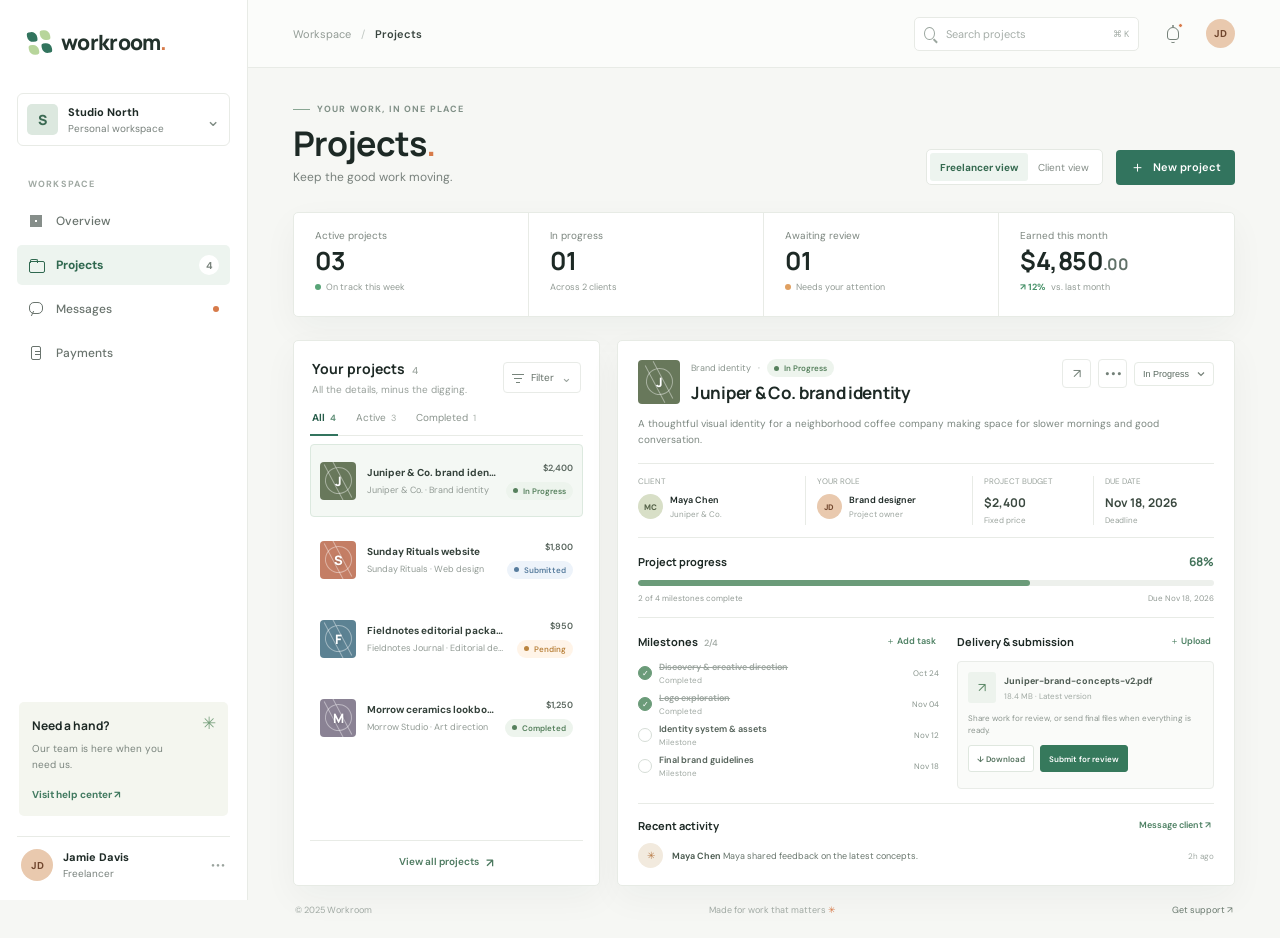
<file: index.html>
<!doctype html>
<html lang="en">
  <head>
    <meta charset="UTF-8" />
    <meta name="viewport" content="width=device-width, initial-scale=1.0" />
    <meta name="theme-color" content="#f6f7f4" />
    <title>Workroom — Projects</title>
    <link rel="preconnect" href="https://fonts.googleapis.com" />
    <link rel="preconnect" href="https://fonts.gstatic.com" crossorigin />
    <link href="https://fonts.googleapis.com/css2?family=DM+Sans:wght@400;500;600;700&family=Manrope:wght@400;500;600;700;800&display=swap" rel="stylesheet" />
    <link rel="stylesheet" href="styles.css" />
    <script src="app.js" defer></script>
  </head>
  <body>
    <div class="app-shell">
      <aside class="sidebar" aria-label="Main navigation">
        <a class="brand" href="#projects" aria-label="Workroom home">
          <span class="brand-mark" aria-hidden="true"><i></i><i></i><i></i><i></i></span>
          <span>workroom<span class="brand-period">.</span></span>
        </a>

        <div class="workspace-switcher">
          <span class="workspace-avatar">S</span>
          <span class="workspace-copy"><strong>Studio North</strong><small>Personal workspace</small></span>
          <span class="switch-chevron" aria-hidden="true">⌄</span>
        </div>

        <p class="nav-label">WORKSPACE</p>
        <nav class="main-nav">
          <a class="nav-link" href="#projects"><span class="nav-icon icon-grid" aria-hidden="true"></span>Overview</a>
          <a class="nav-link active" href="#projects" aria-current="page"><span class="nav-icon icon-folder" aria-hidden="true"></span>Projects<span class="nav-count">4</span></a>
          <a class="nav-link" href="messages.html"><span class="nav-icon icon-chat" aria-hidden="true"></span>Messages<span class="unread-dot"></span></a>
          <a class="nav-link" href="#delivery"><span class="nav-icon icon-receipt" aria-hidden="true"></span>Payments</a>
        </nav>

        <div class="sidebar-bottom">
          <div class="help-card">
            <span class="help-spark" aria-hidden="true">✳</span>
            <strong>Need a hand?</strong>
            <p>Our team is here when you need us.</p>
            <a href="mailto:help@workroom.example">Visit help center <span aria-hidden="true">↗</span></a>
          </div>
          <button class="profile-button" type="button" aria-label="Account settings">
            <span class="avatar avatar-you">JD</span>
            <span class="profile-copy"><strong>Jamie Davis</strong><small>Freelancer</small></span>
            <span class="profile-more" aria-hidden="true">•••</span>
          </button>
        </div>
      </aside>

      <main class="main-content">
        <header class="topbar">
          <div class="breadcrumbs"><span>Workspace</span><span class="crumb-slash">/</span><strong>Projects</strong></div>
          <div class="topbar-actions">
            <label class="search-box"><span class="search-icon" aria-hidden="true"></span><input id="project-search" type="search" placeholder="Search projects" aria-label="Search projects" /><kbd>⌘ K</kbd></label>
            <a class="icon-button notification-button" href="messages.html?notifications=1" aria-label="Open notifications"><span class="bell-icon" aria-hidden="true"></span><i></i></a>
            <span class="avatar avatar-you top-avatar" aria-label="Jamie Davis">JD</span>
          </div>
        </header>

        <div class="page-wrap" id="projects">
          <section class="page-heading">
            <div>
              <p class="eyebrow"><span class="eyebrow-line"></span>YOUR WORK, IN ONE PLACE</p>
              <h1>Projects<span class="heading-period">.</span></h1>
              <p class="page-subtitle">Keep the good work moving.</p>
            </div>
            <div class="heading-tools">
              <div class="role-switch" role="group" aria-label="Choose project perspective">
                <button class="role-option active" type="button" data-role="freelancer" aria-pressed="true">Freelancer view</button>
                <button class="role-option" type="button" data-role="client" aria-pressed="false">Client view</button>
              </div>
              <button class="button button-primary" id="new-project-button" type="button"><span aria-hidden="true">＋</span> New project</button>
            </div>
          </section>

          <section class="stats-row" aria-label="Project summary">
            <article class="stat-item"><span class="stat-label">Active projects</span><strong id="active-count">03</strong><span class="stat-note"><span class="stat-bullet green-bullet"></span>On track this week</span></article>
            <article class="stat-item"><span class="stat-label">In progress</span><strong id="progress-count">02</strong><span class="stat-note">Across 2 clients</span></article>
            <article class="stat-item"><span class="stat-label">Awaiting review</span><strong id="review-count">01</strong><span class="stat-note"><span class="stat-bullet orange-bullet"></span>Needs your attention</span></article>
            <article class="stat-item stat-earnings"><span class="stat-label">Earned this month</span><strong>$4,850<span class="stat-currency">.00</span></strong><span class="stat-note"><span class="trend-up">↗ 12%</span> vs. last month</span></article>
          </section>

          <section class="project-area" aria-label="Your projects">
            <div class="project-list-panel">
              <div class="list-heading">
                <div><h2>Your projects <span class="heading-count" id="visible-count">4</span></h2><p>All the details, minus the digging.</p></div>
                <button class="filter-button" id="filter-button" type="button" aria-label="Filter projects"><span class="filter-icon" aria-hidden="true"></span><span>Filter</span><span class="filter-chevron" aria-hidden="true">⌄</span></button>
              </div>
              <div class="project-tabs" role="tablist" aria-label="Filter projects by status">
                <button class="project-tab active" type="button" data-filter="all" role="tab" aria-selected="true">All <span>4</span></button>
                <button class="project-tab" type="button" data-filter="active" role="tab" aria-selected="false">Active <span>3</span></button>
                <button class="project-tab" type="button" data-filter="completed" role="tab" aria-selected="false">Completed <span>1</span></button>
              </div>
              <div class="project-list" id="project-list" role="list"></div>
              <div class="empty-state" id="empty-state" hidden>No projects match that search.</div>
              <button class="all-projects-link" type="button" id="show-all-projects">View all projects <span aria-hidden="true">↗</span></button>
            </div>

            <section class="detail-panel" id="project-detail" aria-live="polite" aria-label="Selected project details"></section>
          </section>

          <footer class="page-footer"><span>© 2025 Workroom</span><span>Made for work that matters <span class="footer-star">✳</span></span><a href="mailto:help@workroom.example">Get support <span aria-hidden="true">↗</span></a></footer>
        </div>
      </main>
    </div>

    <dialog class="project-dialog" id="new-project-dialog" aria-labelledby="dialog-title">
      <form method="dialog" id="new-project-form">
        <div class="dialog-heading"><div><p class="eyebrow">A FRESH START</p><h2 id="dialog-title">Create a project</h2></div><button class="dialog-close" type="button" aria-label="Close dialog">×</button></div>
        <label class="form-field">Project name<input name="name" required maxlength="60" placeholder="e.g. Brand identity refresh" /></label>
        <div class="form-row"><label class="form-field">Client name<input name="client" required maxlength="40" placeholder="Client name" /></label><label class="form-field">Budget<input name="budget" required type="number" min="1" placeholder="1200" /></label></div>
        <label class="form-field">Deadline<input name="deadline" required type="date" /></label>
        <div class="dialog-actions"><button class="button button-quiet dialog-cancel" type="button">Cancel</button><button class="button button-primary" type="submit">Create project <span aria-hidden="true">↗</span></button></div>
      </form>
    </dialog>

    <div class="toast" id="toast" role="status" aria-live="polite"></div>
  </body>
</html>
</file>
<file: styles.css>
:root {
  color-scheme: light;
  --paper: #f6f7f4;
  --white: #ffffff;
  --ink: #1d2925;
  --muted: #78817c;
  --line: #e8ebe6;
  --green: #32745e;
  --green-dark: #285d4b;
  --green-light: #e8f3ed;
  --lime: #d7ed9f;
  --orange: #d77b4a;
  --orange-light: #fff1e8;
  --blue: #6387a0;
  --shadow: 0 12px 35px rgba(28, 43, 35, .045);
  font-family: "DM Sans", "Segoe UI", sans-serif;
  font-synthesis: none;
  text-rendering: optimizeLegibility;
}

* { box-sizing: border-box; }
body { margin: 0; min-width: 320px; background: var(--paper); color: var(--ink); font-size: 13px; }
button, input { font: inherit; }
button { color: inherit; }
a { color: inherit; text-decoration: none; }
button:focus-visible, a:focus-visible, input:focus-visible { outline: 3px solid rgba(50, 116, 94, .25); outline-offset: 3px; }
.app-shell { min-height: 100vh; display: grid; grid-template-columns: 248px minmax(0, 1fr); }
.sidebar { position: sticky; top: 0; height: 100vh; min-height: 660px; background: #fff; border-right: 1px solid var(--line); padding: 28px 17px 17px; display: flex; flex-direction: column; z-index: 4; }
.brand { display: flex; align-items: center; gap: 10px; padding: 0 11px; color: #23322c; font-family: "Manrope", sans-serif; font-size: 21px; font-weight: 800; letter-spacing: -.7px; }
.brand-period, .heading-period { color: var(--orange); }
.brand-mark { width: 23px; height: 23px; display: grid; grid-template-columns: repeat(2, 1fr); gap: 3px; transform: rotate(-8deg); }
.brand-mark i { background: var(--green); border-radius: 2px 6px 2px 6px; }
.brand-mark i:nth-child(2), .brand-mark i:nth-child(3) { background: #b7d59b; }
.workspace-switcher { display: flex; align-items: center; gap: 10px; margin: 37px 0 32px; padding: 10px 9px; border: 1px solid var(--line); border-radius: 6px; }
.workspace-avatar { width: 31px; height: 31px; display: grid; place-items: center; border-radius: 5px; background: #dce8df; color: #3a6952; font-family: "Manrope", sans-serif; font-size: 14px; font-weight: 800; }
.workspace-copy, .profile-copy { display: grid; gap: 3px; min-width: 0; flex: 1; }
.workspace-copy strong, .profile-copy strong { font-size: 11px; font-weight: 700; }
.workspace-copy small, .profile-copy small { color: var(--muted); font-size: 10px; }
.switch-chevron { color: #7e8b83; font-size: 17px; }
.nav-label { margin: 0 11px 11px; color: #a0a9a3; font-size: 9px; font-weight: 700; letter-spacing: 1.15px; }
.main-nav { display: grid; gap: 4px; }
.nav-link { min-height: 40px; display: flex; align-items: center; gap: 12px; padding: 0 11px; border-radius: 5px; color: #69736d; font-size: 12px; font-weight: 500; transition: background .18s, color .18s; }
.nav-link:hover { background: #f6f8f5; color: var(--ink); }
.nav-link.active { background: #edf4ef; color: #2f684f; font-weight: 700; }
.nav-icon { position: relative; width: 16px; height: 16px; flex: 0 0 16px; color: currentColor; }
.icon-grid::before { content: ""; position: absolute; inset: 2px; background: linear-gradient(90deg, currentColor 42%, transparent 42% 56%, currentColor 56%), linear-gradient(currentColor 42%, transparent 42% 56%, currentColor 56%); opacity: .8; }
.icon-folder::before { content: ""; position: absolute; left: 1px; top: 4px; width: 14px; height: 10px; border: 1.4px solid currentColor; border-radius: 2px; }
.icon-folder::after { content: ""; position: absolute; left: 2px; top: 2px; width: 6px; height: 3px; border: 1.4px solid currentColor; border-bottom: 0; border-radius: 2px 2px 0 0; }
.icon-chat::before { content: ""; position: absolute; inset: 1px 1px 3px; border: 1.4px solid currentColor; border-radius: 5px; }
.icon-chat::after { content: ""; position: absolute; bottom: 1px; left: 4px; width: 5px; height: 5px; border-left: 1.4px solid currentColor; transform: skew(-25deg); }
.icon-receipt::before { content: ""; position: absolute; inset: 1px 3px; border: 1.4px solid currentColor; border-radius: 2px; background: linear-gradient(currentColor, currentColor) 3px 4px/6px 1px no-repeat, linear-gradient(currentColor, currentColor) 3px 7px/6px 1px no-repeat; }
.nav-count { margin-left: auto; display: grid; place-items: center; width: 20px; height: 20px; border-radius: 20px; background: #fff; color: #78827b; font-size: 10px; }
.unread-dot { width: 6px; height: 6px; margin-left: auto; border-radius: 50%; background: var(--orange); }
.sidebar-bottom { margin-top: auto; }
.help-card { position: relative; padding: 15px 13px 14px; margin: 0 2px 20px; overflow: hidden; border-radius: 5px; background: #f4f6ef; }
.help-spark { position: absolute; top: 10px; right: 12px; color: #78a07d; font-size: 17px; }
.help-card strong { font-family: "Manrope", sans-serif; font-size: 12px; }
.help-card p { margin: 7px 0 12px; max-width: 150px; color: #7b857e; font-size: 10px; line-height: 1.6; }
.help-card a { color: #427a60; font-size: 10px; font-weight: 700; }
.profile-button { width: 100%; display: flex; align-items: center; gap: 10px; padding: 12px 4px 2px; border: 0; border-top: 1px solid var(--line); background: transparent; text-align: left; cursor: pointer; }
.avatar { width: 32px; height: 32px; display: inline-grid; flex: 0 0 auto; place-items: center; border-radius: 50%; font-size: 10px; font-weight: 700; }
.avatar-you { background: #e9c9ae; color: #70462d; }
.profile-more { color: #9aa39d; font-size: 11px; letter-spacing: 1px; }
.main-content { min-width: 0; }
.topbar { height: 68px; display: flex; align-items: center; justify-content: space-between; padding: 0 45px; border-bottom: 1px solid var(--line); background: rgba(255,255,255,.62); }
.breadcrumbs { display: flex; gap: 10px; align-items: center; color: #929b95; font-size: 11px; }
.breadcrumbs strong { color: #39453f; font-weight: 600; }
.crumb-slash { color: #c1c8c3; }
.topbar-actions { display: flex; align-items: center; gap: 19px; }
.search-box { height: 34px; width: 225px; display: flex; align-items: center; gap: 9px; padding: 0 9px; border: 1px solid #e7eae5; border-radius: 5px; background: #fff; }
.search-icon { position: relative; width: 13px; height: 13px; border: 1.5px solid #9ba69f; border-radius: 50%; }
.search-icon::after { content: ""; position: absolute; width: 5px; height: 1.5px; right: -4px; bottom: -2px; background: #9ba69f; transform: rotate(45deg); }
.search-box input { width: 100%; min-width: 0; border: 0; outline: 0; color: var(--ink); background: transparent; font-size: 11px; }
.search-box input::placeholder { color: #a6aea9; }
kbd { color: #a3aca6; font-family: inherit; font-size: 9px; white-space: nowrap; }
.icon-button { position: relative; width: 29px; height: 29px; display: grid; place-items: center; border: 0; background: transparent; cursor: pointer; }
.bell-icon { position: relative; width: 12px; height: 13px; border: 1.4px solid #758179; border-radius: 8px 8px 4px 4px; }
.bell-icon::before { content: ""; position: absolute; bottom: -4px; left: 3px; width: 4px; height: 2px; border-bottom: 1.3px solid #758179; border-radius: 50%; }
.bell-icon::after { content: ""; position: absolute; top: -3px; left: 4px; width: 2px; height: 2px; border-radius: 50%; background: #758179; }
.notification-button i { position: absolute; top: 4px; right: 4px; width: 5px; height: 5px; border: 1px solid #fff; border-radius: 50%; background: var(--orange); }
.top-avatar { width: 29px; height: 29px; }
.page-wrap { max-width: 1450px; margin: 0 auto; padding: 35px 45px 22px; }
.page-heading { display: flex; align-items: flex-end; justify-content: space-between; gap: 24px; margin-bottom: 27px; }
.eyebrow { display: flex; align-items: center; gap: 7px; margin: 0 0 10px; color: #809087; font-size: 9px; font-weight: 700; letter-spacing: 1.15px; }
.eyebrow-line { width: 17px; height: 1px; background: #89a693; }
h1, h2, h3, p { margin-top: 0; }
h1 { margin: 0; font-family: "Manrope", sans-serif; font-size: 34px; line-height: 1.1; font-weight: 700; letter-spacing: -.9px; }
.page-subtitle { margin: 7px 0 0; color: var(--muted); font-size: 12px; }
.heading-tools { display: flex; align-items: center; gap: 13px; }
.role-switch { display: flex; padding: 3px; border: 1px solid #e5e9e3; border-radius: 5px; background: #fff; }
.role-option { height: 28px; padding: 0 10px; border: 0; border-radius: 3px; background: transparent; color: #828b85; font-size: 10px; cursor: pointer; }
.role-option.active { background: #edf4ef; color: #34694f; font-weight: 700; }
.button { min-height: 35px; display: inline-flex; align-items: center; justify-content: center; gap: 8px; padding: 0 13px; border: 1px solid transparent; border-radius: 4px; font-size: 11px; font-weight: 600; cursor: pointer; transition: transform .16s, background .16s; }
.button:hover { transform: translateY(-1px); }
.button-primary { background: var(--green); color: #fff; }
.button-primary:hover { background: var(--green-dark); }
.button-primary > span { font-size: 15px; font-weight: 400; }
.stats-row { display: grid; grid-template-columns: repeat(4, minmax(0, 1fr)); margin-bottom: 23px; border: 1px solid #e7ebe5; border-radius: 5px; background: #fff; box-shadow: var(--shadow); }
.stat-item { min-height: 103px; padding: 16px 21px 13px; border-right: 1px solid var(--line); }
.stat-item:last-child { border-right: 0; }
.stat-label { display: block; color: #7c867f; font-size: 10px; }
.stat-item > strong { display: block; margin-top: 5px; font-family: "Manrope", sans-serif; font-size: 25px; line-height: 1.15; font-weight: 700; letter-spacing: -.4px; }
.stat-currency { font-size: 16px; color: #617168; }
.stat-note { display: flex; align-items: center; gap: 5px; margin-top: 5px; color: #929b95; font-size: 9px; }
.stat-bullet { width: 6px; height: 6px; border-radius: 50%; }
.green-bullet { background: #58a477; }
.orange-bullet { background: #e0a061; }
.trend-up { color: #4a936b; font-weight: 700; }
.project-area { display: grid; grid-template-columns: minmax(280px, .82fr) minmax(490px, 1.65fr); align-items: stretch; gap: 17px; }
.project-list-panel, .detail-panel { min-width: 0; border: 1px solid #e7ebe5; border-radius: 5px; background: #fff; box-shadow: var(--shadow); }
.project-list-panel { display: flex; flex-direction: column; padding: 18px 16px 11px; }
.list-heading { display: flex; align-items: center; justify-content: space-between; gap: 8px; padding: 0 2px 15px; }
.list-heading h2 { margin: 0; font-family: "Manrope", sans-serif; font-size: 14px; font-weight: 700; }
.heading-count { margin-left: 4px; color: #9ba49e; font-family: "DM Sans", sans-serif; font-size: 10px; font-weight: 500; }
.list-heading p { margin: 5px 0 0; color: #98a09b; font-size: 10px; }
.filter-button { display: flex; align-items: center; gap: 7px; padding: 6px 8px; border: 1px solid #e8ebe7; border-radius: 4px; background: #fff; color: #647068; font-size: 10px; cursor: pointer; }
.filter-icon { position: relative; width: 12px; height: 12px; background: linear-gradient(#78857c, #78857c) 0 2px/12px 1px no-repeat, linear-gradient(#78857c, #78857c) 2px 6px/8px 1px no-repeat, linear-gradient(#78857c, #78857c) 4px 10px/4px 1px no-repeat; }
.filter-chevron { color: #9aa39d; font-size: 13px; }
.project-tabs { display: flex; gap: 16px; border-bottom: 1px solid var(--line); }
.project-tab { position: relative; display: flex; align-items: center; gap: 5px; padding: 0 2px 11px; border: 0; background: transparent; color: #8a948d; font-size: 10px; cursor: pointer; }
.project-tab span { color: #a7afa9; font-size: 9px; }
.project-tab.active { color: var(--green-dark); font-weight: 700; }
.project-tab.active span { color: #63917a; }
.project-tab.active::after { content: ""; position: absolute; bottom: -1px; left: 0; right: 0; height: 2px; background: var(--green); }
.project-list { display: grid; gap: 6px; padding-top: 8px; }
.project-card { position: relative; display: grid; grid-template-columns: 37px minmax(0, 1fr) auto; gap: 10px; align-items: center; width: 100%; min-height: 73px; padding: 10px 9px; border: 1px solid transparent; border-radius: 4px; background: #fff; text-align: left; cursor: pointer; transition: background .16s, border-color .16s; }
.project-card:hover { background: #f8faf7; }
.project-card.selected { border-color: #dce9df; background: #f4f8f4; }
.project-art { position: relative; width: 36px; height: 38px; display: grid; place-items: center; overflow: hidden; border-radius: 4px; color: #fff; font-family: "Manrope", sans-serif; font-size: 13px; font-weight: 800; }
.project-art::before, .project-art::after { content: ""; position: absolute; border: 1px solid rgba(255,255,255,.42); transform: rotate(-28deg); }
.project-art::before { width: 25px; height: 25px; border-radius: 50%; }
.project-art::after { width: 8px; height: 42px; border-width: 0 1px; }
.project-art span { z-index: 1; text-shadow: 0 1px 4px rgba(0,0,0,.2); }
.art-olive { background: #68785b; }.art-coral { background: #c47e65; }.art-blue { background: #5c8293; }.art-lilac { background: #8a8294; }
.project-card-copy { min-width: 0; display: grid; gap: 5px; }
.project-card-copy strong { overflow: hidden; color: #34413a; font-size: 10px; font-weight: 700; text-overflow: ellipsis; white-space: nowrap; }
.project-client { overflow: hidden; color: #929b95; font-size: 9px; text-overflow: ellipsis; white-space: nowrap; }
.project-card-meta { display: grid; justify-items: end; gap: 8px; }
.card-budget { color: #59665e; font-size: 9px; font-weight: 600; white-space: nowrap; }
.status-pill { display: inline-flex; align-items: center; gap: 5px; width: fit-content; padding: 4px 7px; border-radius: 20px; font-size: 8px; font-weight: 600; white-space: nowrap; }
.status-pill::before { content: ""; width: 5px; height: 5px; border-radius: 50%; background: currentColor; }
.status-in-progress { background: #edf4ed; color: #56805d; }.status-pending { background: #fff4e8; color: #bb8540; }.status-submitted { background: #edf3fa; color: #587d9e; }.status-completed { background: #edf4ed; color: #56805d; }.status-cancelled { background: #f5eeee; color: #9b6868; }
.all-projects-link { display: flex; justify-content: center; gap: 7px; width: 100%; margin-top: auto; padding: 14px 0 3px; border: 0; border-top: 1px solid var(--line); background: transparent; color: #4c795f; font-size: 10px; font-weight: 600; cursor: pointer; }
.all-projects-link span { font-size: 12px; }
.empty-state { padding: 26px 8px; color: #89938c; font-size: 11px; text-align: center; }
.detail-panel { padding: 18px 20px 17px; }
.detail-header { display: flex; justify-content: space-between; gap: 14px; align-items: flex-start; }
.detail-title-wrap { min-width: 0; display: flex; align-items: center; gap: 11px; }
.detail-art { width: 42px; height: 44px; flex: 0 0 auto; }
.detail-title-copy { min-width: 0; }
.detail-kicker { display: flex; align-items: center; gap: 7px; margin: 0 0 5px; color: #89948d; font-size: 9px; }
.detail-title-copy h2 { overflow-wrap: anywhere; margin: 0; font-family: "Manrope", sans-serif; font-size: 17px; line-height: 1.3; font-weight: 700; letter-spacing: -.3px; }
.detail-actions { display: flex; align-items: center; gap: 7px; flex: 0 0 auto; }
.small-icon-button { width: 29px; height: 29px; display: grid; place-items: center; border: 1px solid #e8ebe7; border-radius: 4px; background: #fff; color: #738078; cursor: pointer; }
.dots-icon { font-size: 13px; letter-spacing: 1px; }
.detail-status-select { max-width: 125px; padding: 6px 23px 6px 8px; border: 1px solid #e6ebe5; border-radius: 4px; appearance: none; background: #fff url("data:image/svg+xml,%3Csvg xmlns='http://www.w3.org/2000/svg' width='10' height='10' viewBox='0 0 10 10'%3E%3Cpath d='m2 3.5 3 3 3-3' fill='none' stroke='%23758078' stroke-width='1.2'/%3E%3C/svg%3E") no-repeat right 7px center; color: #5b6b61; font-size: 9px; cursor: pointer; }
.detail-description { margin: 12px 0 15px; color: #7c8780; font-size: 10px; line-height: 1.6; }
.people-budget-row { display: grid; grid-template-columns: 1.1fr 1.1fr .8fr .8fr; padding: 12px 0; border-top: 1px solid var(--line); border-bottom: 1px solid var(--line); }
.meta-block { min-width: 0; padding: 0 11px; border-left: 1px solid var(--line); }
.meta-block:first-child { padding-left: 0; border-left: 0; }
.meta-label { display: block; margin-bottom: 8px; color: #9aa39d; font-size: 8px; }
.person { display: flex; align-items: center; gap: 7px; min-width: 0; }
.person .avatar { width: 25px; height: 25px; font-size: 8px; }
.avatar-client { background: #d8dfc7; color: #536147; }.avatar-freelancer { background: #e9c9ae; color: #70462d; }
.person-copy { min-width: 0; display: grid; gap: 3px; }
.person-copy strong { overflow: hidden; font-size: 9px; font-weight: 600; text-overflow: ellipsis; white-space: nowrap; }
.person-copy small { color: #9aa39d; font-size: 8px; }
.meta-value { display: block; margin-top: 1px; color: #3b4940; font-family: "Manrope", sans-serif; font-size: 12px; font-weight: 700; white-space: nowrap; }
.meta-caption { display: block; margin-top: 4px; color: #9aa39d; font-size: 8px; }
.project-progress { padding: 15px 0 14px; border-bottom: 1px solid var(--line); }
.section-title-row { display: flex; justify-content: space-between; align-items: center; gap: 10px; }
.section-title-row h3, .section-heading h3 { margin: 0; font-family: "Manrope", sans-serif; font-size: 11px; font-weight: 700; }
.progress-value { color: #43735a; font-family: "Manrope", sans-serif; font-size: 12px; font-weight: 700; }
.progress-track { height: 6px; margin: 10px 0 7px; overflow: hidden; border-radius: 4px; background: #edf0ec; }
.progress-fill { height: 100%; border-radius: inherit; background: #6b9b79; transition: width .3s ease; }
.progress-caption { display: flex; justify-content: space-between; color: #929b95; font-size: 8px; }
.detail-columns { display: grid; grid-template-columns: 1.08fr .92fr; gap: 18px; padding-top: 14px; }
.section-heading { display: flex; align-items: center; justify-content: space-between; gap: 7px; margin-bottom: 10px; }
.section-heading h3 span { margin-left: 4px; color: #9ba49e; font-family: "DM Sans", sans-serif; font-size: 9px; font-weight: 500; }
.text-action { padding: 3px; border: 0; background: transparent; color: #4d8063; font-size: 9px; font-weight: 600; cursor: pointer; white-space: nowrap; }
.milestone-list { display: grid; gap: 7px; }
.milestone { display: grid; grid-template-columns: 14px minmax(0, 1fr) auto; gap: 7px; align-items: center; min-height: 24px; }
.milestone-check { width: 14px; height: 14px; display: grid; place-items: center; padding: 0; border: 1px solid #d6ddd7; border-radius: 50%; background: #fff; color: #fff; font-size: 8px; cursor: pointer; }
.milestone.done .milestone-check { border-color: #6b9b79; background: #6b9b79; }
.milestone-copy { min-width: 0; display: grid; gap: 2px; }
.milestone-copy strong { overflow: hidden; color: #526057; font-size: 9px; font-weight: 600; text-overflow: ellipsis; white-space: nowrap; }
.milestone.done .milestone-copy strong { color: #9ba49e; text-decoration: line-through; }
.milestone-copy small { color: #a0a9a3; font-size: 8px; }
.milestone-date { color: #89958d; font-size: 8px; white-space: nowrap; }
.milestone-add { margin-top: 9px; padding: 4px 0; border: 0; background: transparent; color: #718078; font-size: 9px; cursor: pointer; }
.milestone-add:hover { color: var(--green); }
.delivery-card { min-height: 128px; padding: 10px; border: 1px solid #e9ece8; border-radius: 4px; background: #fafbf9; }
.delivery-top { display: flex; align-items: center; gap: 8px; }
.file-icon { width: 28px; height: 31px; display: grid; place-items: center; border-radius: 3px; background: #edf3ed; color: #5b8866; font-size: 13px; }
.delivery-top strong { display: block; color: #4d5b52; font-size: 9px; }
.delivery-top small { display: block; margin-top: 4px; color: #a0a9a3; font-size: 8px; }
.delivery-note { margin: 9px 0; color: #8d9790; font-size: 8px; line-height: 1.5; }
.delivery-actions { display: flex; gap: 6px; }
.delivery-button { min-height: 27px; padding: 0 8px; border: 1px solid #dfe7df; border-radius: 3px; background: #fff; color: #55735f; font-size: 8px; font-weight: 600; cursor: pointer; }
.delivery-button.primary-small { border-color: #36795c; background: #36795c; color: #fff; }
.delivery-button:disabled { opacity: .55; cursor: not-allowed; }
.activity-section { margin-top: 14px; padding-top: 12px; border-top: 1px solid var(--line); }
.activity-heading { margin-bottom: 9px; }
.activity-feed { display: flex; align-items: center; gap: 9px; }
.activity-mark { width: 25px; height: 25px; display: grid; flex: 0 0 auto; place-items: center; border-radius: 50%; background: #f2eade; color: #b77c48; font-size: 10px; }
.activity-copy { min-width: 0; color: #68756c; font-size: 9px; line-height: 1.4; }
.activity-copy strong { color: #45554a; font-weight: 600; }
.activity-time { margin-left: auto; color: #a0a9a3; font-size: 8px; white-space: nowrap; }
/* ── Review section (enhanced Week 6) ───────────────────── */
.review-flow {
  margin-top: 16px;
  padding-top: 15px;
  border-top: 1px solid var(--line);
  animation: fadeInUp .3s ease both;
}
@keyframes fadeInUp {
  from { opacity: 0; transform: translateY(8px); }
  to   { opacity: 1; transform: translateY(0); }
}
.review-project-label { color: #929b95; font-size: 9px; }
.review-flow .section-heading h3 { font-size: 12px; color: #23312b; }
.review-flow-intro {
  display: flex;
  align-items: center;
  gap: 10px;
  margin-bottom: 12px;
  padding: 10px;
  border-radius: 5px;
  background: linear-gradient(135deg, #f4f9f5, #eef6f1);
  border: 1px solid #d5eadd;
}
.review-flow-intro-icon { font-size: 18px; flex: 0 0 auto; }
.review-flow-intro p { margin: 0; color: #56756a; font-size: 9px; line-height: 1.5; }
.review-flow-intro strong { color: #344e45; }
.review-grid { display: grid; grid-template-columns: minmax(0, 1fr) minmax(0, 1fr); gap: 20px; margin-top: 12px; }
.project-review-form { min-width: 0; }
.review-intro { margin: 0 0 10px; color: #87928a; font-size: 9px; line-height: 1.55; }

/* Star rating */
.project-rating { display: flex; gap: 4px; margin-bottom: 2px; }
.project-rating-star {
  width: 26px;
  height: 28px;
  padding: 0;
  border: 0;
  background: transparent;
  color: #dde3dc;
  font-size: 24px;
  line-height: 1;
  cursor: pointer;
  transition: color .12s, transform .12s;
}
.project-rating-star:hover { transform: scale(1.2); }
.project-rating-star.selected { color: #e0ad4d; }
.project-rating-star.hovered { color: #e8c26a; transform: scale(1.15); }
.project-rating-star.pop {
  animation: star-pop .25s ease;
}
@keyframes star-pop {
  0%   { transform: scale(1); }
  50%  { transform: scale(1.35); }
  100% { transform: scale(1); }
}
.rating-caption {
  min-height: 14px;
  margin: 3px 0 9px;
  color: #7a8b82;
  font-size: 9.5px;
  font-weight: 600;
  transition: color .2s;
}
.review-label { display: block; margin-bottom: 5px; color: #6f7a72; font-size: 9.5px; font-weight: 700; }

.project-review-form textarea {
  width: 100%;
  min-height: 70px;
  padding: 9px;
  border: 1px solid #e2e8e2;
  border-radius: 5px;
  background: #fff;
  color: var(--ink);
  font: inherit;
  font-size: 9.5px;
  resize: vertical;
  transition: border-color .18s, box-shadow .18s;
}
.project-review-form textarea:focus {
  outline: 0;
  border-color: #9ab5a5;
  box-shadow: 0 0 0 3px rgba(50,116,94,.1);
}
.project-review-form textarea::placeholder { color: #a6aea9; }

.review-char-count {
  display: flex;
  justify-content: flex-end;
  margin-top: 3px;
  color: #a0a9a3;
  font-size: 8px;
}

.review-error {
  min-height: 14px;
  margin: 5px 0;
  padding: 5px 8px;
  border-radius: 4px;
  background: #fdf4f2;
  color: #b94d39;
  font-size: 9px;
  border-left: 2px solid #e07060;
}
.review-error:empty { background: transparent; border: 0; padding: 0; }

.project-review-form .button { min-height: 31px; font-size: 9.5px; gap: 6px; }
.project-review-form .button > span { font-size: 11px; }

/* Review submitted success state */
.review-submitted-state {
  display: flex;
  flex-direction: column;
  align-items: center;
  gap: 6px;
  padding: 16px 10px;
  border: 1px solid #c9e6d4;
  border-radius: 6px;
  background: linear-gradient(135deg, #f2f9f5, #e8f5ed);
  text-align: center;
  animation: fadeInUp .3s ease both;
}
.review-submitted-icon { font-size: 26px; }
.review-submitted-state strong { color: #2d5e43; font-family: "Manrope", sans-serif; font-size: 12px; }
.review-submitted-state p { margin: 0; color: #5a7d6b; font-size: 9px; line-height: 1.5; }

/* Existing reviews panel */
.existing-reviews { min-width: 0; padding-left: 18px; border-left: 1px solid var(--line); }
.existing-reviews .section-heading { margin-bottom: 10px; }
.existing-reviews .section-heading h3 span { color: #9ba49e; font: 500 9px "DM Sans", sans-serif; }

.review-entry-list { display: grid; gap: 12px; }

.review-entry {
  display: flex;
  gap: 9px;
  min-width: 0;
  padding: 10px;
  border: 1px solid #eff1ee;
  border-radius: 6px;
  background: #fafcfa;
  transition: box-shadow .18s;
}

.review-entry:hover { box-shadow: 0 2px 10px rgba(28,43,35,.07); }

.review-avatar {
  width: 27px;
  height: 27px;
  background: #e5ecdf;
  color: #567051;
  font-size: 8.5px;
  flex-shrink: 0;
}

.review-entry-copy { min-width: 0; flex: 1; }
.review-entry-meta { display: flex; justify-content: space-between; align-items: baseline; gap: 5px; margin-bottom: 3px; }
.review-entry-meta strong { color: #394e42; font-size: 9.5px; font-weight: 700; }
.review-entry-meta time { color: #a0a9a3; font-size: 8px; white-space: nowrap; }

.review-entry-stars {
  display: flex;
  align-items: center;
  gap: 1px;
  margin: 0 0 4px;
  color: #e0ad4d;
  font-size: 11px;
}
.review-entry-stars span { margin-left: 5px; color: #929b95; font-size: 8px; font-weight: 600; }
.review-entry-copy p { margin: 0; color: #6d7d73; font-size: 9px; line-height: 1.5; }
.page-footer { display: flex; justify-content: space-between; align-items: center; gap: 10px; padding: 18px 2px 0; color: #a0a9a3; font-size: 9px; }
.page-footer a { color: #68786d; }
.footer-star { color: var(--orange); }
.project-dialog { width: min(440px, calc(100vw - 32px)); padding: 23px; border: 1px solid var(--line); border-radius: 7px; box-shadow: 0 20px 70px rgba(24,38,31,.18); }
.project-dialog::backdrop { background: rgba(25, 38, 31, .3); backdrop-filter: blur(2px); }
.dialog-heading { display: flex; align-items: flex-start; justify-content: space-between; margin-bottom: 19px; }
.dialog-heading h2 { margin: 0; font-family: "Manrope", sans-serif; font-size: 20px; }
.dialog-heading .eyebrow { margin-bottom: 5px; }
.dialog-close { width: 27px; height: 27px; border: 1px solid var(--line); border-radius: 4px; background: #fff; color: #69766d; font-size: 18px; cursor: pointer; }
.form-field { display: grid; gap: 7px; margin-bottom: 13px; color: #66736a; font-size: 10px; font-weight: 600; }
.form-field input { width: 100%; height: 36px; padding: 0 10px; border: 1px solid #e2e8e2; border-radius: 4px; background: #fff; color: var(--ink); font-size: 11px; }
.form-field input::placeholder { color: #aab2ac; }
.form-row { display: grid; grid-template-columns: 1fr .8fr; gap: 12px; }
.dialog-actions { display: flex; justify-content: flex-end; gap: 8px; margin-top: 20px; }
.button-quiet { border-color: #e4e9e4; background: #fff; color: #6a776e; }
.toast { position: fixed; right: 24px; bottom: 23px; z-index: 10; max-width: min(360px, calc(100vw - 32px)); padding: 12px 16px; border: 1px solid #dce9df; border-radius: 5px; background: #fff; box-shadow: 0 8px 30px rgba(24, 38, 31, .12); color: #3d694d; font-size: 11px; opacity: 0; transform: translateY(8px); pointer-events: none; transition: opacity .2s, transform .2s; }
.toast.visible { opacity: 1; transform: translateY(0); }

@media (min-width: 1500px) { .page-wrap { padding-top: 42px; } .detail-panel { padding: 21px 23px; } .project-area { gap: 20px; } }
@media (max-width: 1180px) {
  .app-shell { grid-template-columns: 210px minmax(0, 1fr); }
  .sidebar { padding-right: 13px; padding-left: 13px; }
  .topbar { padding-right: 28px; padding-left: 28px; }
  .page-wrap { padding-right: 28px; padding-left: 28px; }
  .project-area { grid-template-columns: minmax(260px, .78fr) minmax(440px, 1.55fr); gap: 12px; }
  .detail-panel { padding-right: 15px; padding-left: 15px; }
  .people-budget-row { grid-template-columns: 1.12fr 1.1fr .75fr .75fr; }
  .meta-block { padding-right: 7px; padding-left: 7px; }
}
@media (max-width: 980px) {
  .app-shell { grid-template-columns: 67px minmax(0, 1fr); }
  .sidebar { align-items: center; padding: 22px 8px 14px; }
  .brand { padding: 0; font-size: 0; }
  .brand-mark { width: 25px; height: 25px; }
  .workspace-switcher { width: 42px; justify-content: center; margin: 30px 0 26px; padding: 5px; }
  .workspace-copy, .switch-chevron, .nav-label { display: none; }
  .nav-link:not(.active)::after, .nav-link { font-size: 0; }
  .main-nav { width: 100%; }
  .nav-link { justify-content: center; min-height: 42px; padding: 0; }
  .nav-icon { flex: 0 0 16px; }
  .nav-count, .unread-dot { display: none; }
  .help-card, .profile-copy, .profile-more { display: none; }
  .profile-button { justify-content: center; padding-top: 13px; }
  .page-wrap { padding-top: 29px; }
  .project-area { grid-template-columns: minmax(255px, .78fr) minmax(0, 1.45fr); }
  .stats-row { grid-template-columns: repeat(4, minmax(0, 1fr)); }
  .stat-item { padding-right: 12px; padding-left: 14px; }
  .detail-columns { grid-template-columns: 1fr; gap: 12px; }
  .delivery-card { min-height: 0; }
  .detail-panel { padding-bottom: 14px; }
}
@media (max-width: 740px) {
  .topbar { height: 58px; padding: 0 17px; }
  .search-box { width: min(38vw, 190px); }
  .topbar-actions { gap: 10px; }
  .page-wrap { padding: 25px 17px 18px; }
  .page-heading { align-items: flex-start; flex-direction: column; gap: 17px; margin-bottom: 20px; }
  .heading-tools { width: 100%; justify-content: space-between; }
  .role-option { padding: 0 8px; }
  .stats-row { grid-template-columns: repeat(2, minmax(0, 1fr)); }
  .stat-item { min-height: 87px; padding: 12px 14px; }
  .stat-item:nth-child(2) { border-right: 0; }
  .stat-item:nth-child(-n+2) { border-bottom: 1px solid var(--line); }
  .stat-item > strong { font-size: 22px; }
  .project-area { grid-template-columns: 1fr; }
  .project-list-panel { min-height: auto; }
  .project-list { grid-template-columns: repeat(2, minmax(0, 1fr)); }
  .project-card { grid-template-columns: 33px minmax(0, 1fr); gap: 8px; padding: 8px 6px; }
  .project-art { width: 32px; height: 34px; }
  .project-card-meta { grid-column: 2; display: flex; justify-content: space-between; align-items: center; margin-top: -3px; }
  .all-projects-link { margin-top: 10px; }
  .detail-panel { padding: 15px 14px; }
  .people-budget-row { grid-template-columns: 1fr 1fr; row-gap: 13px; }
  .meta-block:nth-child(3) { border-left: 0; padding-left: 0; }
  .detail-columns { grid-template-columns: 1fr 1fr; }
  .review-grid { grid-template-columns: 1fr; gap: 14px; }
  .existing-reviews { padding: 12px 0 0; border-left: 0; border-top: 1px solid var(--line); }
  .page-footer { font-size: 8px; }
}
@media (max-width: 480px) {
  .app-shell { grid-template-columns: 51px minmax(0, 1fr); }
  .sidebar { padding: 18px 5px 12px; }
  .brand-mark { width: 21px; height: 21px; }
  .workspace-switcher { width: 36px; height: 36px; margin: 25px 0 18px; }
  .workspace-avatar { width: 25px; height: 25px; font-size: 11px; }
  .page-wrap { padding-right: 11px; padding-left: 11px; }
  .topbar { padding: 0 11px; }
  .breadcrumbs { gap: 6px; font-size: 9px; }
  .search-box { width: 33px; padding: 0 9px; border: 0; background: transparent; }
  .search-box input, .search-box kbd { display: none; }
  .topbar-actions { gap: 5px; }
  h1 { font-size: 30px; }
  .heading-tools { gap: 7px; }
  .role-option { height: 26px; padding: 0 6px; font-size: 9px; }
  .button { min-height: 33px; padding: 0 9px; font-size: 10px; }
  .project-list { grid-template-columns: 1fr; }
  .project-card { grid-template-columns: 36px minmax(0, 1fr) auto; padding: 8px; }
  .project-art { width: 34px; height: 36px; }
  .project-card-meta { grid-column: auto; display: grid; justify-items: end; gap: 6px; margin: 0; }
  .detail-title-copy h2 { font-size: 15px; }
  .detail-status-select { max-width: 105px; font-size: 8px; }
  .detail-actions { gap: 4px; }
  .small-icon-button { width: 26px; height: 27px; }
  .detail-columns { grid-template-columns: 1fr; }
  .delivery-card { min-height: 0; }
  .page-footer { flex-wrap: wrap; }
  .page-footer span:nth-child(2) { display: none; }
}
@media (prefers-reduced-motion: reduce) { *, *::before, *::after { scroll-behavior: auto !important; transition-duration: .01ms !important; animation-duration: .01ms !important; } }
</file>
